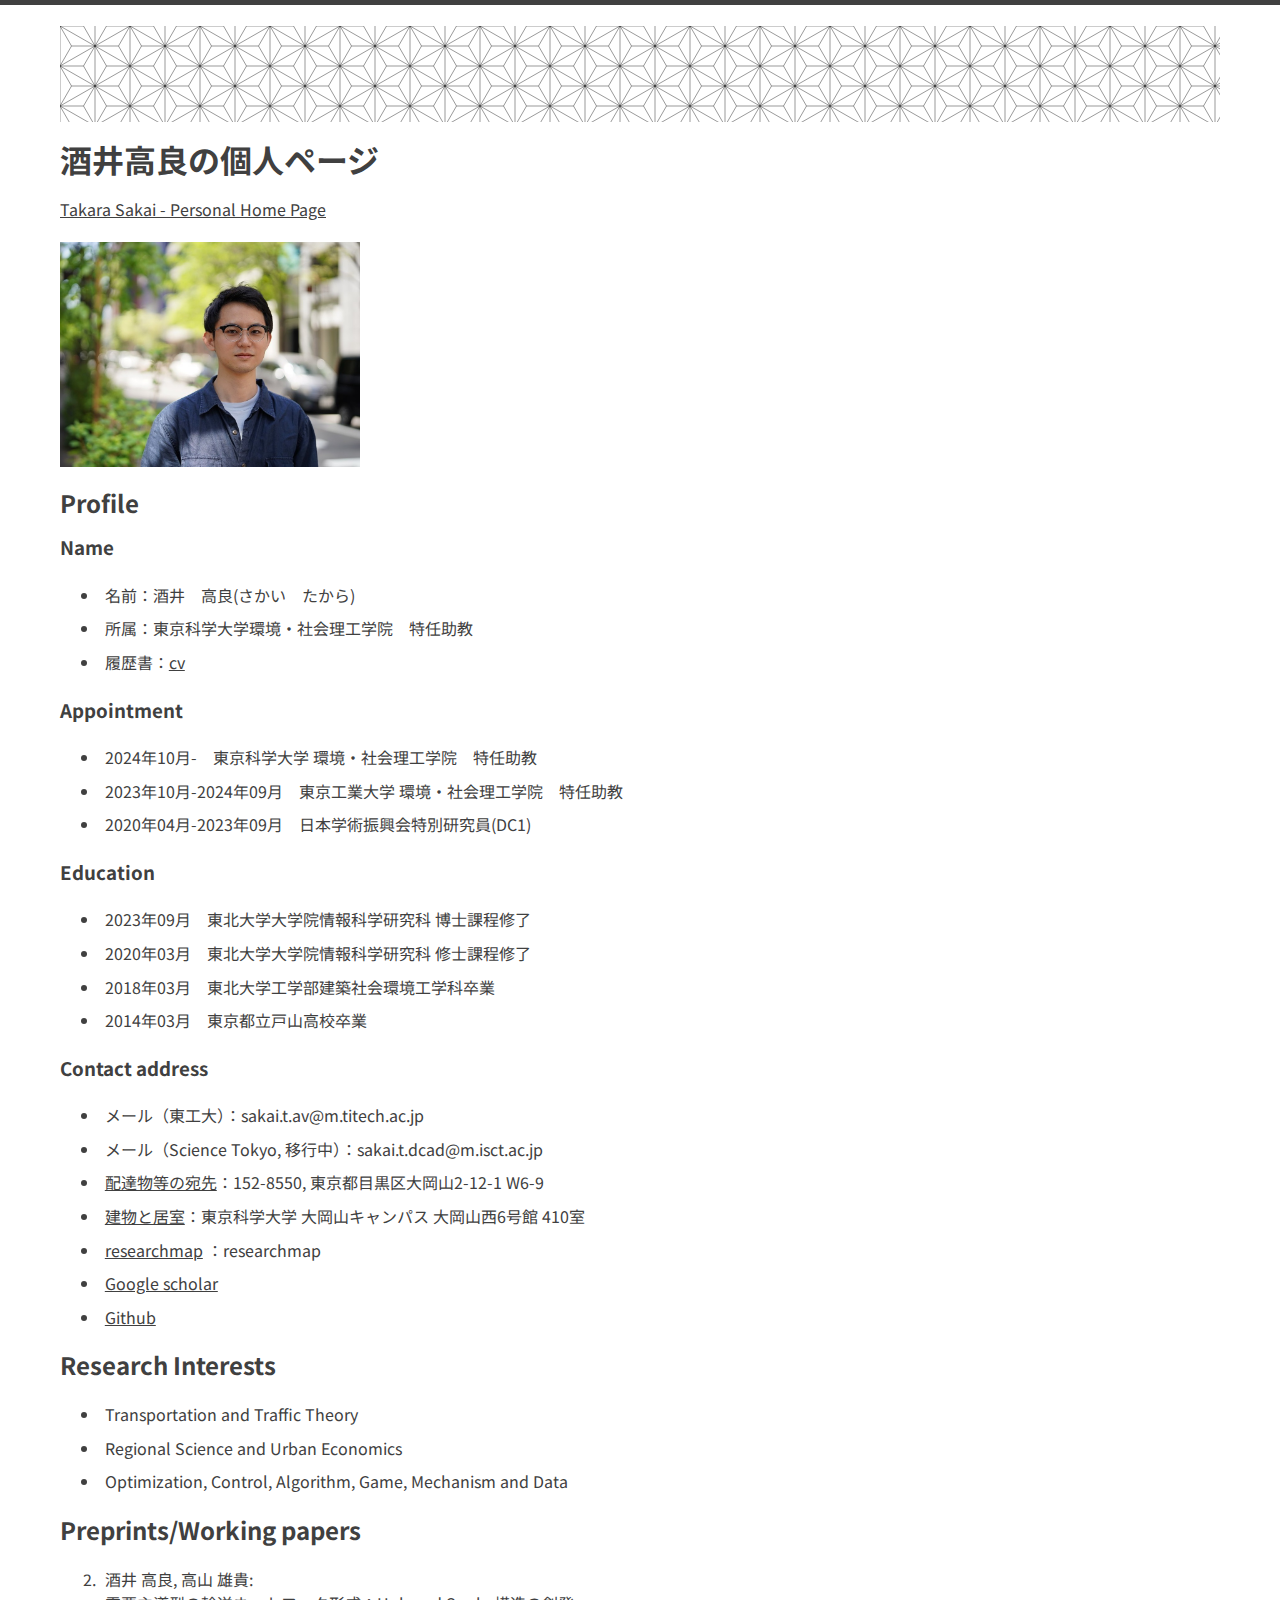
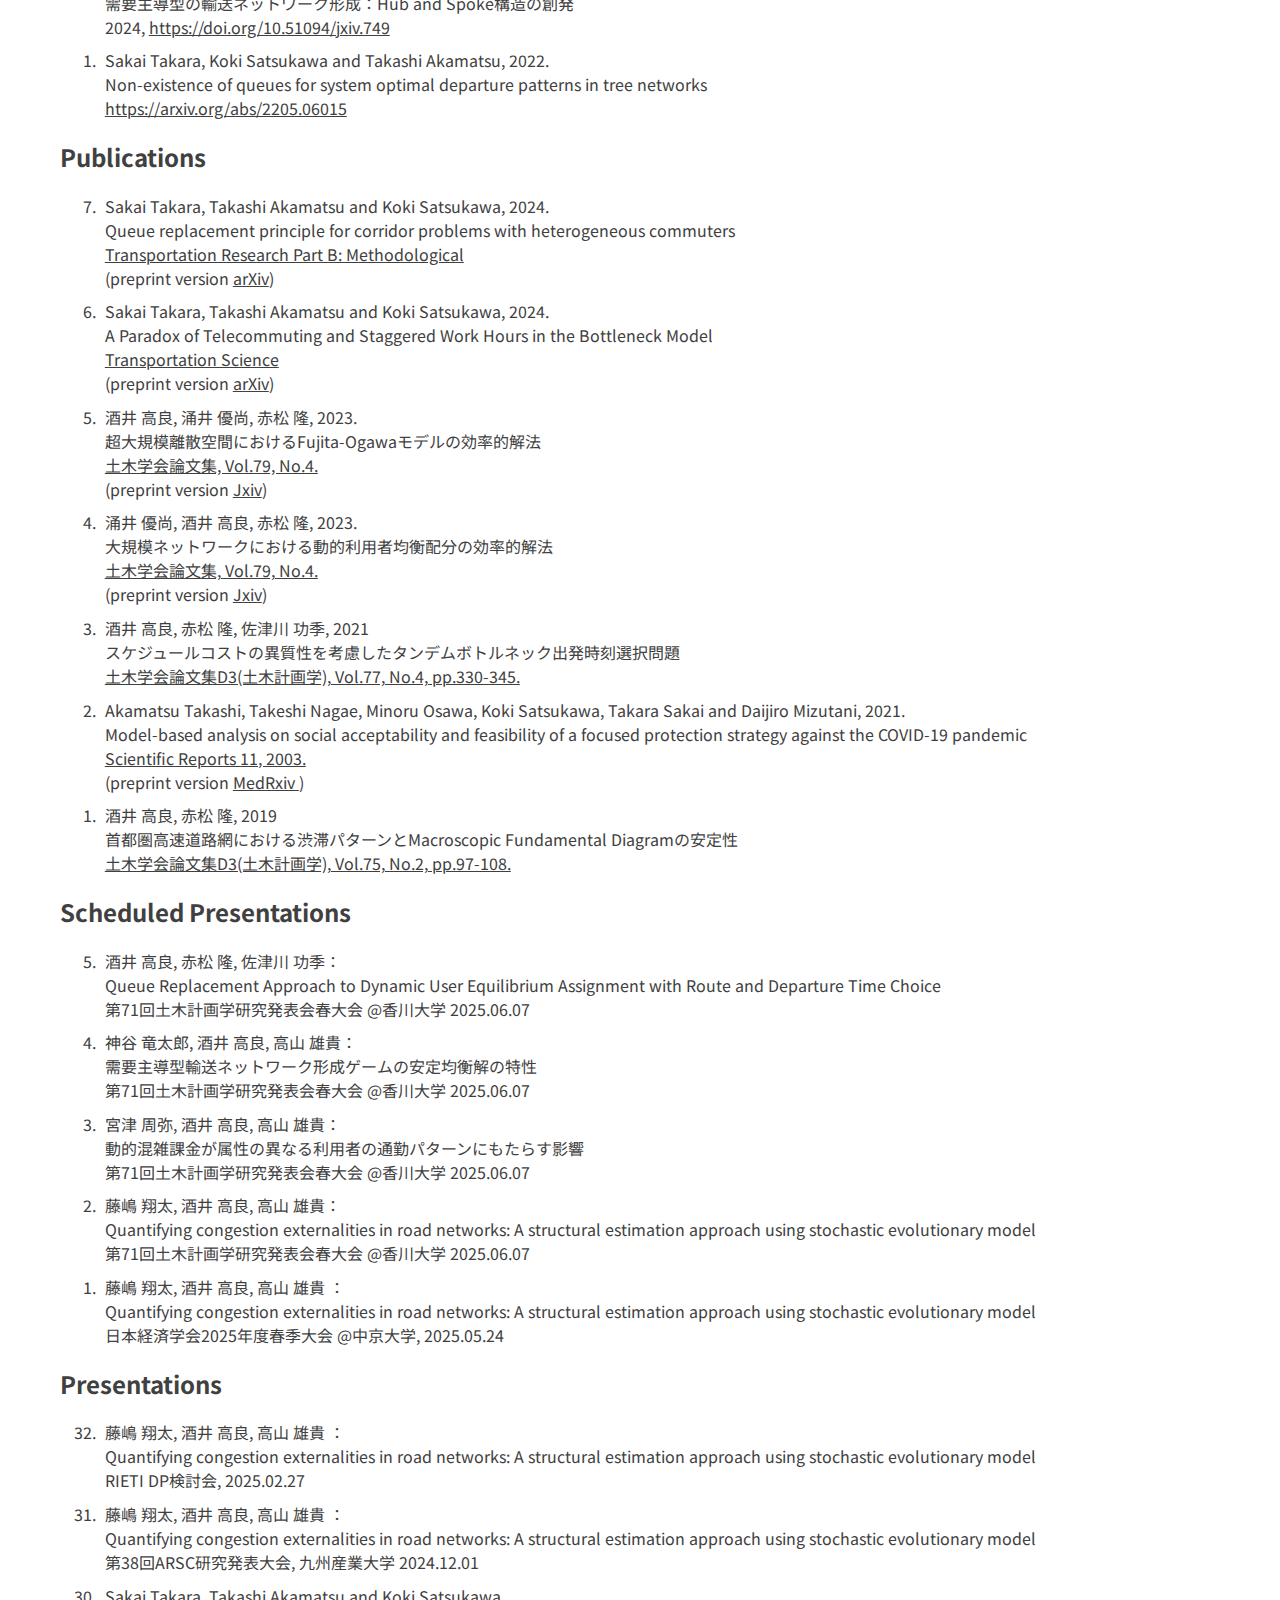
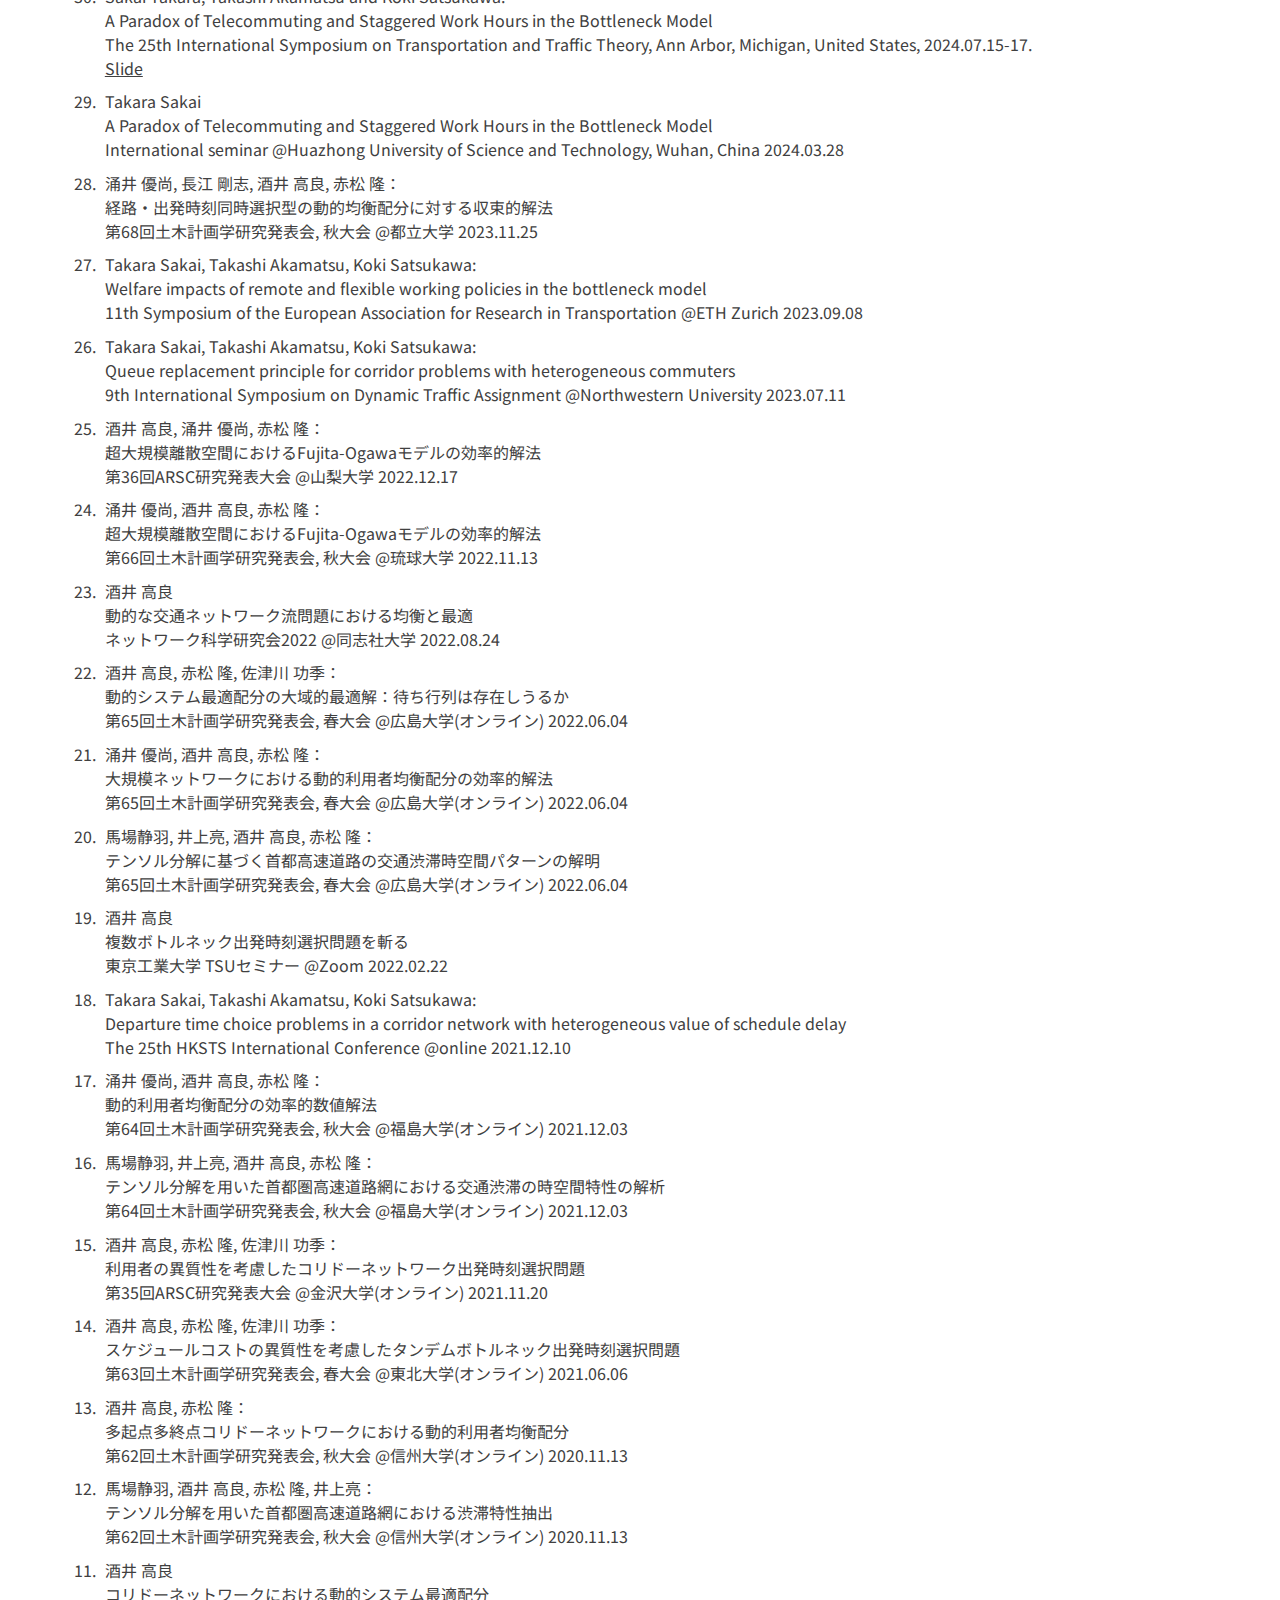
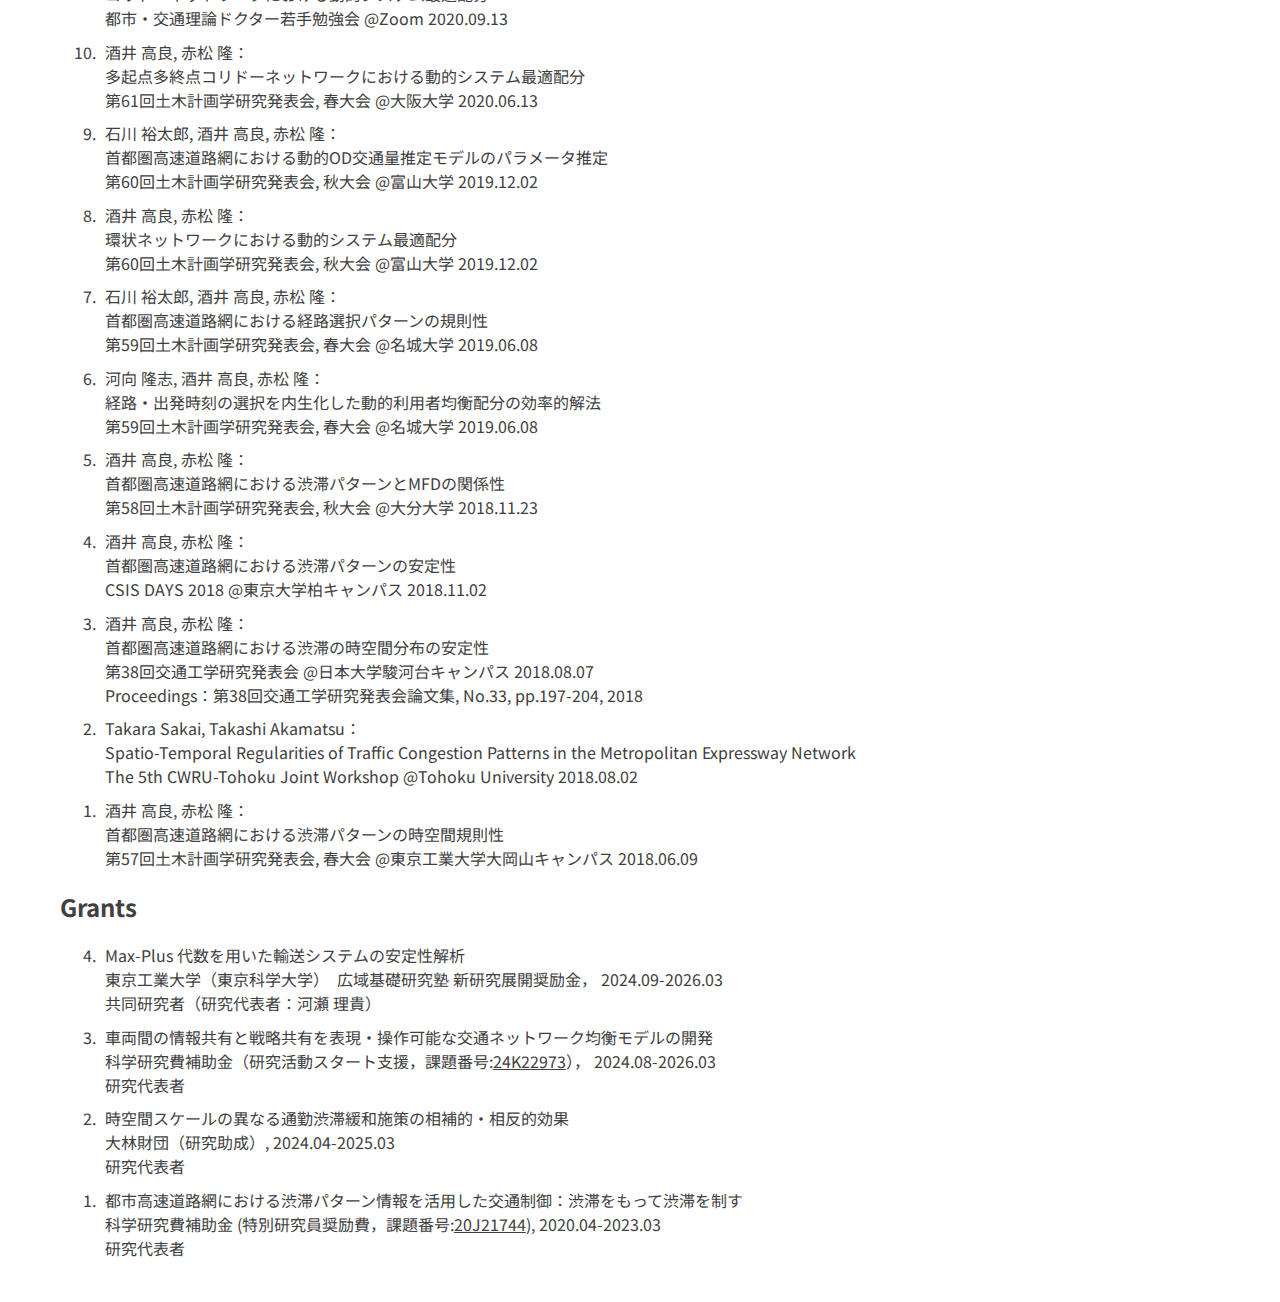
<file: index.html>
<!DOCTYPE html>

<head>
  <title>酒井高良の個人ページ</title>

  <!-- Global site tag (gtag.js) - Google Analytics -->
  <script async src="https://www.googletagmanager.com/gtag/js?id=UA-134996363-1"></script>
  <script>
    window.dataLayer = window.dataLayer || [];

    function gtag() {
      dataLayer.push(arguments);
    }
    gtag('js', new Date());
    gtag('config', 'UA-134996363-1');
  </script>
  <link rel="stylesheet" type="text/css" href="neat.css">
  <!-- Google Fonts -->
  <style>
    @import url('https://fonts.googleapis.com/css2?family=Noto+Sans+JP:wght@100..900&family=Roboto:ital,wght@0,100;0,300;0,400;0,500;0,700;0,900;1,100;1,300;1,400;1,500;1,700;1,900&display=swap');
  </style>
  <meta name="viewport" content="width=device-width, initial-scale=1.0">
  <meta charset="UTF-8">
  <script>
    // 100ms経過してもウェブフォント取得できないならば，使えるフォントで表示する．
    setTimeout(function () {
      document.getElementsByTagName("html")[0].classList.add("loading-delay");
    }, 100);
  </script>
</head>
<div class="asanoha-pattern"></div>

<body>
    <div>
      <h1>酒井高良の個人ページ</h1>
      <p><a href="index_en.html">Takara Sakai - Personal Home Page</a></p>
    </div>
    <div>
      <img src="image/takara.jpg" alt="Profile Picture"
      class="align-right"
      style="width:300px; height: auto; margin-top: 5px;">
    </div>
  <div>
    <h2>Profile</h2>
    <h3>Name</h3>
    <ul>
      <li>
        名前：酒井　高良(さかい　たから)
      </li>
      <li>
        所属：東京科学大学環境・社会理工学院　特任助教
      </li>
      <li>履歴書：<a href="documents/SakaiTakara_CV.pdf">cv</a>
      </li>
    </ul>
    <h3>Appointment</h3>
    <ul>
      <li>
        2024年10月-　東京科学大学 環境・社会理工学院　特任助教
      </li>
      <li>
        2023年10月-2024年09月　東京工業大学 環境・社会理工学院　特任助教
      </li>
      <li>
        2020年04月-2023年09月　日本学術振興会特別研究員(DC1)
      </li>
    </ul>
    <h3>Education</h3>
    <ul>
      <li>
        2023年09月　東北大学大学院情報科学研究科 博士課程修了
      </li>
      <li>
        2020年03月　東北大学大学院情報科学研究科 修士課程修了
      </li>
      <li>
        2018年03月　東北大学工学部建築社会環境工学科卒業
      </li>
      <li>
        2014年03月　東京都立戸山高校卒業
      </li>
    </ul>
    <h3>Contact address</h3>
    <ul>
      <li>メール（東工大）：sakai.t.av@m.titech.ac.jp</li>
      <li>メール（Science Tokyo, 移行中）：sakai.t.dcad@m.isct.ac.jp</li>
      <li>
        <a href="https://maps.app.goo.gl/7sm9WXA2ck3bVxLx8">
          配達物等の宛先</a>：152-8550, 東京都目黒区大岡山2-12-1 W6-9
      </li>
      <li>
        <a href="https://maps.app.goo.gl/7sm9WXA2ck3bVxLx8">
          建物と居室</a>：東京科学大学 大岡山キャンパス 大岡山西6号館 410室
      </li>
      <li>
        <a href="https://researchmap.jp/treasure">researchmap</a>
        ：researchmap
      </li>
      <li><a href="https://scholar.google.co.jp/citations?hl=en&user=0mXKGE4AAAAJ">Google scholar</a></li>
      <li>
        <a href="https://github.com/takala4/">Github</a>
      </li>
    </ul>
  </div>
  <div>
    <h2>Research Interests</h2>
    <ul>
      <li>Transportation and Traffic Theory</li>
      <li>Regional Science and Urban Economics</li>
      <li>Optimization, Control, Algorithm, Game, Mechanism and Data</li>
    </ul>
  </div>
  <div>
    <h2>Preprints/Working papers</h2>
    <ol reversed>
      <li>
        <div>酒井 高良, 高山 雄貴: </div>
        <div>需要主導型の輸送ネットワーク形成：Hub and Spoke構造の創発</div>
        <div>2024, <a href="https://doi.org/10.51094/jxiv.749 ">https://doi.org/10.51094/jxiv.749 </a></div>
      </li>
      <li>
        <div>Sakai Takara, Koki Satsukawa and Takashi Akamatsu, 2022.</div>
        <div>Non-existence of queues for system optimal departure patterns in tree networks</div>
        <div><a href="https://arxiv.org/abs/2205.06015">https://arxiv.org/abs/2205.06015</a></div>
      </li>
    </ol>
  </div>
  <div>
    <h2>Publications</h2>
    <ol reversed>
      <li>
        <div>Sakai Takara, Takashi Akamatsu and Koki Satsukawa, 2024.</div>
        <div>Queue replacement principle for corridor problems with heterogeneous commuters</div>
        <div><a href="https://doi.org/10.1016/j.trb.2024.103024">Transportation Research Part B: Methodological </a></div>
        <div>
          (preprint version <a href="https://arxiv.org/abs/2210.03357">arXiv</a>)
        </div>
      <li>
        <div>Sakai Takara, Takashi Akamatsu and Koki Satsukawa, 2024.</div>
        <div>A Paradox of Telecommuting and Staggered Work Hours in the Bottleneck Model</div>
        <div><a href="https://doi.org/10.1287/trsc.2024.0520">Transportation Science</a></div>
        <div>
          (preprint version <a href="https://arxiv.org/abs/2309.08352">arXiv</a>)
        </div>
      </li>
      <li>
        <div>酒井 高良, 涌井 優尚, 赤松 隆, 2023.</div>
        <div>超大規模離散空間におけるFujita-Ogawaモデルの効率的解法</div>
        <div><a href="https://www.jstage.jst.go.jp/article/jscejj/79/4/79_22-00341/_article/-char/ja">土木学会論文集,
            Vol.79, No.4.
          </a>
        </div>
        <div>(preprint version <a href="https://jxiv.jst.go.jp/index.php/jxiv/preprint/view/187">Jxiv</a>)
        </div>
      </li>
      <li>
        <div>涌井 優尚, 酒井 高良, 赤松 隆, 2023.</div>
        <div>大規模ネットワークにおける動的利用者均衡配分の効率的解法</div>
        <div><a href="https://www.jstage.jst.go.jp/article/jscejj/79/4/79_22-00301/_article/-char/ja">
            土木学会論文集, Vol.79, No.4.
          </a>
        </div>
        <div>(preprint version <a href="https://jxiv.jst.go.jp/index.php/jxiv/preprint/view/214">Jxiv</a>)</div>
      </li>
      <li>
        <div>酒井 高良, 赤松 隆, 佐津川 功季, 2021</div>
        <div>スケジュールコストの異質性を考慮したタンデムボトルネック出発時刻選択問題</div>
        <div><a href="https://doi.org/10.2208/jscejipm.77.4_330">土木学会論文集D3(土木計画学), Vol.77, No.4, pp.330-345.</a>
        </div>
      </li>
      <li>
        <div>Akamatsu Takashi, Takeshi Nagae, Minoru Osawa, Koki Satsukawa, Takara Sakai and Daijiro Mizutani, 2021.
        </div>
        <div>Model-based analysis on social acceptability and feasibility
          of a focused protection strategy against the COVID-19 pandemic</div>
        <div><a href="https://doi.org/10.1038/s41598-021-81630-9">Scientific Reports 11, 2003.</a>
        </div>
        <div>(preprint version <a href="https://doi.org/10.1101/2020.05.19.20107524">MedRxiv
          </a>)
        </div>
      </li>
      <li>
        <div>酒井 高良, 赤松 隆, 2019</div>
        <div>首都圏高速道路網における渋滞パターンとMacroscopic Fundamental Diagramの安定性</div>
        <div><a href="https://doi.org/10.2208/jscejipm.75.97">土木学会論文集D3(土木計画学), Vol.75, No.2,
            pp.97-108.</a>
        </div>
      </li>
    </ol>
  </div>
  <div>
    <h2>Scheduled Presentations</h2>
    <ol reversed>
      <li>
        <div>酒井 高良, 赤松 隆, 佐津川 功季：</div>
        <div>Queue Replacement Approach to Dynamic User Equilibrium Assignment with Route and Departure Time Choice</div>
        <div>第71回土木計画学研究発表会春大会 @香川大学 2025.06.07</div>
      </li>
      <li>
        <div>神谷 竜太郎, 酒井 高良, 高山 雄貴：</div>
        <div>需要主導型輸送ネットワーク形成ゲームの安定均衡解の特性</div>
        <div>第71回土木計画学研究発表会春大会 @香川大学 2025.06.07</div>
      </li>
      <li>
        <div>宮津 周弥, 酒井 高良, 高山 雄貴：</div>
        <div>動的混雑課金が属性の異なる利用者の通勤パターンにもたらす影響</div>
        <div>第71回土木計画学研究発表会春大会 @香川大学 2025.06.07</div>
      </li>
      <li>
        <div>藤嶋 翔太, 酒井 高良, 高山 雄貴：</div>
        <div>Quantifying congestion externalities in road networks: A structural estimation approach using stochastic evolutionary model </div>
        <div>第71回土木計画学研究発表会春大会 @香川大学 2025.06.07</div>
      </li>
      <li>
        <div>藤嶋 翔太, 酒井 高良, 高山 雄貴 ：</div>
        <div>Quantifying congestion externalities in road networks: A structural estimation approach using stochastic evolutionary model </div>
        <div>日本経済学会2025年度春季大会 @中京大学, 2025.05.24</div>
      </li>
    </ol>  
    <h2>Presentations</h2>
    <ol reversed>
      <li>
        <div>藤嶋 翔太, 酒井 高良, 高山 雄貴 ：</div>
        <div>Quantifying congestion externalities in road networks: A structural estimation approach using stochastic evolutionary model </div>
        <div>RIETI DP検討会, 2025.02.27</div>
      </li>
      <li>
        <div>藤嶋 翔太, 酒井 高良, 高山 雄貴 ：</div>
        <div>Quantifying congestion externalities in road networks: A structural estimation approach using stochastic evolutionary model </div>
        <div>第38回ARSC研究発表大会, 九州産業大学 2024.12.01</div>
      </li>
      <li>
        <div>Sakai Takara, Takashi Akamatsu and Koki Satsukawa.</div>
        <div>A Paradox of Telecommuting and Staggered Work Hours in the Bottleneck Model</div>
        <div>The 25th International Symposium on Transportation and Traffic Theory, Ann Arbor, Michigan, United States,
          2024.07.15-17.
        </div>
        <div><a href="https://drive.google.com/file/d/1zGyon9I2nD0D_LrtSr51froFd0Be57SN/view?usp=sharing">Slide</a>
        </div>
      <li>
        <div>Takara Sakai</div>
        <div>A Paradox of Telecommuting and Staggered Work Hours in the Bottleneck Model</div>
        <div>International seminar @Huazhong University of Science and Technology, Wuhan, China 2024.03.28</div>
      </li>
      <li>
        <div>涌井 優尚, ⾧江 剛志, 酒井 高良, 赤松 隆：</div>
        <div>経路・出発時刻同時選択型の動的均衡配分に対する収束的解法</div>
        <div>第68回土木計画学研究発表会, 秋大会 @都立大学 2023.11.25</div>
      </li>
      <li>
        <div>Takara Sakai, Takashi Akamatsu, Koki Satsukawa: </div>
        <div>Welfare impacts of remote and flexible working policies in the bottleneck model </div>
        <div>11th Symposium of the European Association for Research in Transportation @ETH Zurich 2023.09.08
        </div>
      </li>
      <li>
        <div>Takara Sakai, Takashi Akamatsu, Koki Satsukawa: </div>
        <div>Queue replacement principle for corridor problems with heterogeneous commuters</div>
        <div>9th International Symposium on Dynamic Traffic Assignment @Northwestern University 2023.07.11</div>
      </li>
      <li>
        <div>酒井 高良, 涌井 優尚, 赤松 隆：</div>
        <div>超大規模離散空間におけるFujita-Ogawaモデルの効率的解法</div>
        <div>第36回ARSC研究発表大会 @山梨大学 2022.12.17</div>
      </li>
      <li>
        <div>涌井 優尚, 酒井 高良, 赤松 隆：</div>
        <div>超大規模離散空間におけるFujita-Ogawaモデルの効率的解法</div>
        <div>第66回土木計画学研究発表会, 秋大会 @琉球大学 2022.11.13</div>
      </li>
      <li>
        <div>酒井 高良</div>
        <div>動的な交通ネットワーク流問題における均衡と最適</div>
        <div>ネットワーク科学研究会2022 @同志社大学 2022.08.24</div>
      </li>
      <li>
        <div>酒井 高良, 赤松 隆, 佐津川 功季：</div>
        <div>動的システム最適配分の大域的最適解：待ち行列は存在しうるか</div>
        <div>第65回土木計画学研究発表会, 春大会 @広島大学(オンライン) 2022.06.04</div>
      </li>
      <li>
        <div>涌井 優尚, 酒井 高良, 赤松 隆：</div>
        <div>大規模ネットワークにおける動的利用者均衡配分の効率的解法</div>
        <div>第65回土木計画学研究発表会, 春大会 @広島大学(オンライン) 2022.06.04</div>
      </li>
      <li>
        <div>馬場静羽, 井上亮, 酒井 高良, 赤松 隆：</div>
        <div>テンソル分解に基づく首都高速道路の交通渋滞時空間パターンの解明</div>
        <div>第65回土木計画学研究発表会, 春大会 @広島大学(オンライン) 2022.06.04</div>
      </li>
      <li>
        <div>酒井 高良</div>
        <div>複数ボトルネック出発時刻選択問題を斬る</div>
        <div>東京工業大学 TSUセミナー @Zoom 2022.02.22</div>
      </li>
      <li>
        <div>Takara Sakai, Takashi Akamatsu, Koki Satsukawa: </div>
        <div>Departure time choice problems in a corridor network with heterogeneous value of schedule delay
        </div>
        <div>The 25th HKSTS International Conference @online 2021.12.10</div>
      </li>
      <li>
        <div>涌井 優尚, 酒井 高良, 赤松 隆：</div>
        <div>動的利用者均衡配分の効率的数値解法</div>
        <div>第64回土木計画学研究発表会, 秋大会 @福島大学(オンライン) 2021.12.03</div>
      </li>
      <li>
        <div>馬場静羽, 井上亮, 酒井 高良, 赤松 隆：</div>
        <div>テンソル分解を用いた首都圏高速道路網における交通渋滞の時空間特性の解析</div>
        <div>第64回土木計画学研究発表会, 秋大会 @福島大学(オンライン) 2021.12.03</div>
      </li>
      <li>
        <div>酒井 高良, 赤松 隆, 佐津川 功季：</div>
        <div>利用者の異質性を考慮したコリドーネットワーク出発時刻選択問題</div>
        <div>第35回ARSC研究発表大会 @金沢大学(オンライン) 2021.11.20</div>
      </li>
      <li>
        <div>酒井 高良, 赤松 隆, 佐津川 功季：</div>
        <div>スケジュールコストの異質性を考慮したタンデムボトルネック出発時刻選択問題</div>
        <div>第63回土木計画学研究発表会, 春大会 @東北大学(オンライン) 2021.06.06</div>
      </li>
      <li>
        <div>酒井 高良, 赤松 隆：</div>
        <div>多起点多終点コリドーネットワークにおける動的利用者均衡配分</div>
        <div>第62回土木計画学研究発表会, 秋大会 @信州大学(オンライン) 2020.11.13</div>
      </li>
      <li>
        <div>馬場静羽, 酒井 高良, 赤松 隆, 井上亮：</div>
        <div>テンソル分解を用いた首都圏高速道路網における渋滞特性抽出</div>
        <div>第62回土木計画学研究発表会, 秋大会 @信州大学(オンライン) 2020.11.13</div>
      </li>
      <li>
        <div>酒井 高良</div>
        <div>コリドーネットワークにおける動的システム最適配分</div>
        <div>都市・交通理論ドクター若手勉強会 @Zoom 2020.09.13</div>
      </li>
      <li>
        <div>酒井 高良, 赤松 隆：</div>
        <div>多起点多終点コリドーネットワークにおける動的システム最適配分</div>
        <div>第61回土木計画学研究発表会, 春大会 @大阪大学 2020.06.13</div>
      </li>
      <li>
        <div>石川 裕太郎, 酒井 高良, 赤松 隆：</div>
        <div>首都圏高速道路網における動的OD交通量推定モデルのパラメータ推定</div>
        <div>第60回土木計画学研究発表会, 秋大会 @富山大学 2019.12.02</div>
      </li>
      <li>
        <div>酒井 高良, 赤松 隆：</div>
        <div>環状ネットワークにおける動的システム最適配分</div>
        <div>第60回土木計画学研究発表会, 秋大会 @富山大学 2019.12.02</div>
      </li>
      <li>
        <div>石川 裕太郎, 酒井 高良, 赤松 隆：</div>
        <div>首都圏高速道路網における経路選択パターンの規則性</div>
        <div>第59回土木計画学研究発表会, 春大会 @名城大学 2019.06.08</div>
      </li>
      <li>
        <div>河向 隆志, 酒井 高良, 赤松 隆：</div>
        <div>経路・出発時刻の選択を内生化した動的利用者均衡配分の効率的解法</div>
        <div>第59回土木計画学研究発表会, 春大会 @名城大学 2019.06.08</div>
      </li>
      <li>
        <div>酒井 高良, 赤松 隆：</div>
        <div>首都圏高速道路網における渋滞パターンとMFDの関係性</div>
        <div>第58回土木計画学研究発表会, 秋大会 @大分大学 2018.11.23</div>
      </li>
      <li>
        <div>酒井 高良, 赤松 隆：</div>
        <div>首都圏高速道路網における渋滞パターンの安定性</div>
        <div>CSIS DAYS 2018 @東京大学柏キャンパス 2018.11.02</div>
      </li>
      <li>
        <div>酒井 高良, 赤松 隆：</div>
        <div>首都圏高速道路網における渋滞の時空間分布の安定性</div>
        <div>第38回交通工学研究発表会 @日本大学駿河台キャンパス 2018.08.07</div>
        <div>Proceedings：第38回交通工学研究発表会論文集, No.33, pp.197-204, 2018</div>
      </li>
      <li>
        <div>Takara Sakai, Takashi Akamatsu：</div>
        <div>Spatio-Temporal Regularities of Traffic Congestion Patterns in
          the Metropolitan Expressway Network</div>
        <div>The 5th CWRU-Tohoku Joint Workshop @Tohoku University 2018.08.02</div>
      </li>
      <li>
        <div>酒井 高良, 赤松 隆：</div>
        <div>首都圏高速道路網における渋滞パターンの時空間規則性</div>
        <div>第57回土木計画学研究発表会, 春大会 @東京工業大学大岡山キャンパス 2018.06.09</div>
      </li>
    </ol>
  </div>
  <div>
    <h2>Grants</h2>
    <ol reversed>
      <li>
        <div>Max-Plus 代数を用いた輸送システムの安定性解析</div>
        <div>東京工業大学（東京科学大学）　広域基礎研究塾 新研究展開奨励金，
          2024.09-2026.03</div>
        <div>共同研究者（研究代表者：河瀬 理貴）</div>
      </li>
       <li>
        <div>車両間の情報共有と戦略共有を表現・操作可能な交通ネットワーク均衡モデルの開発</div>
        <div>科学研究費補助金（研究活動スタート支援，課題番号:<a href="">24K22973</a>），
          2024.08-2026.03</div>
        <div>研究代表者</div>
      </li>
      <li>
        <div>時空間スケールの異なる通勤渋滞緩和施策の相補的・相反的効果</div>
        <div>大林財団（研究助成）, 2024.04-2025.03</div>
        <div>研究代表者</div>
      </li>
      <li>
        <div>都市高速道路網における渋滞パターン情報を活用した交通制御：渋滞をもって渋滞を制す</div>
        <div>科学研究費補助金 (特別研究員奨励費，課題番号:<a href="https://kaken.nii.ac.jp/grant/KAKENHI-PROJECT-20J21744/">20J21744</a>),
          2020.04-2023.03</div>
        <div>研究代表者</div>
      </li>
    </ol>
  </div>
</body>

</html>
</file>
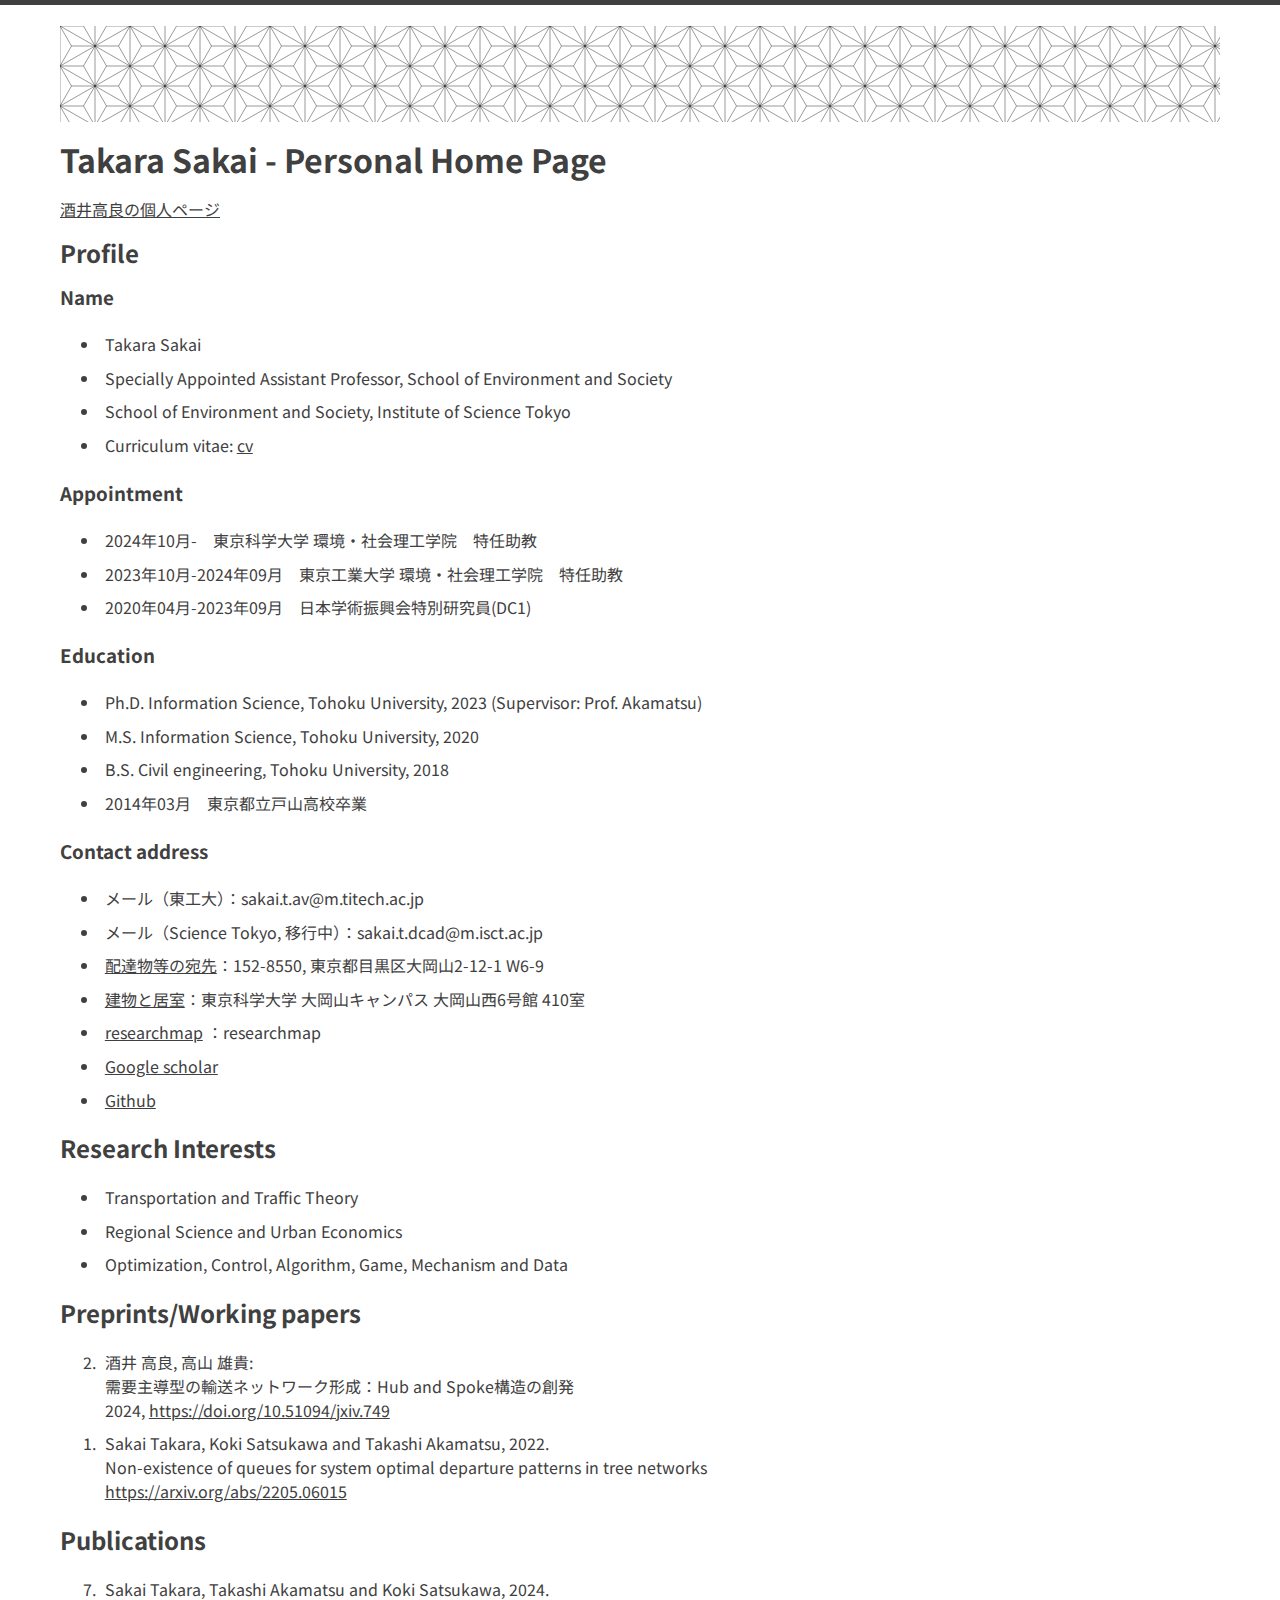
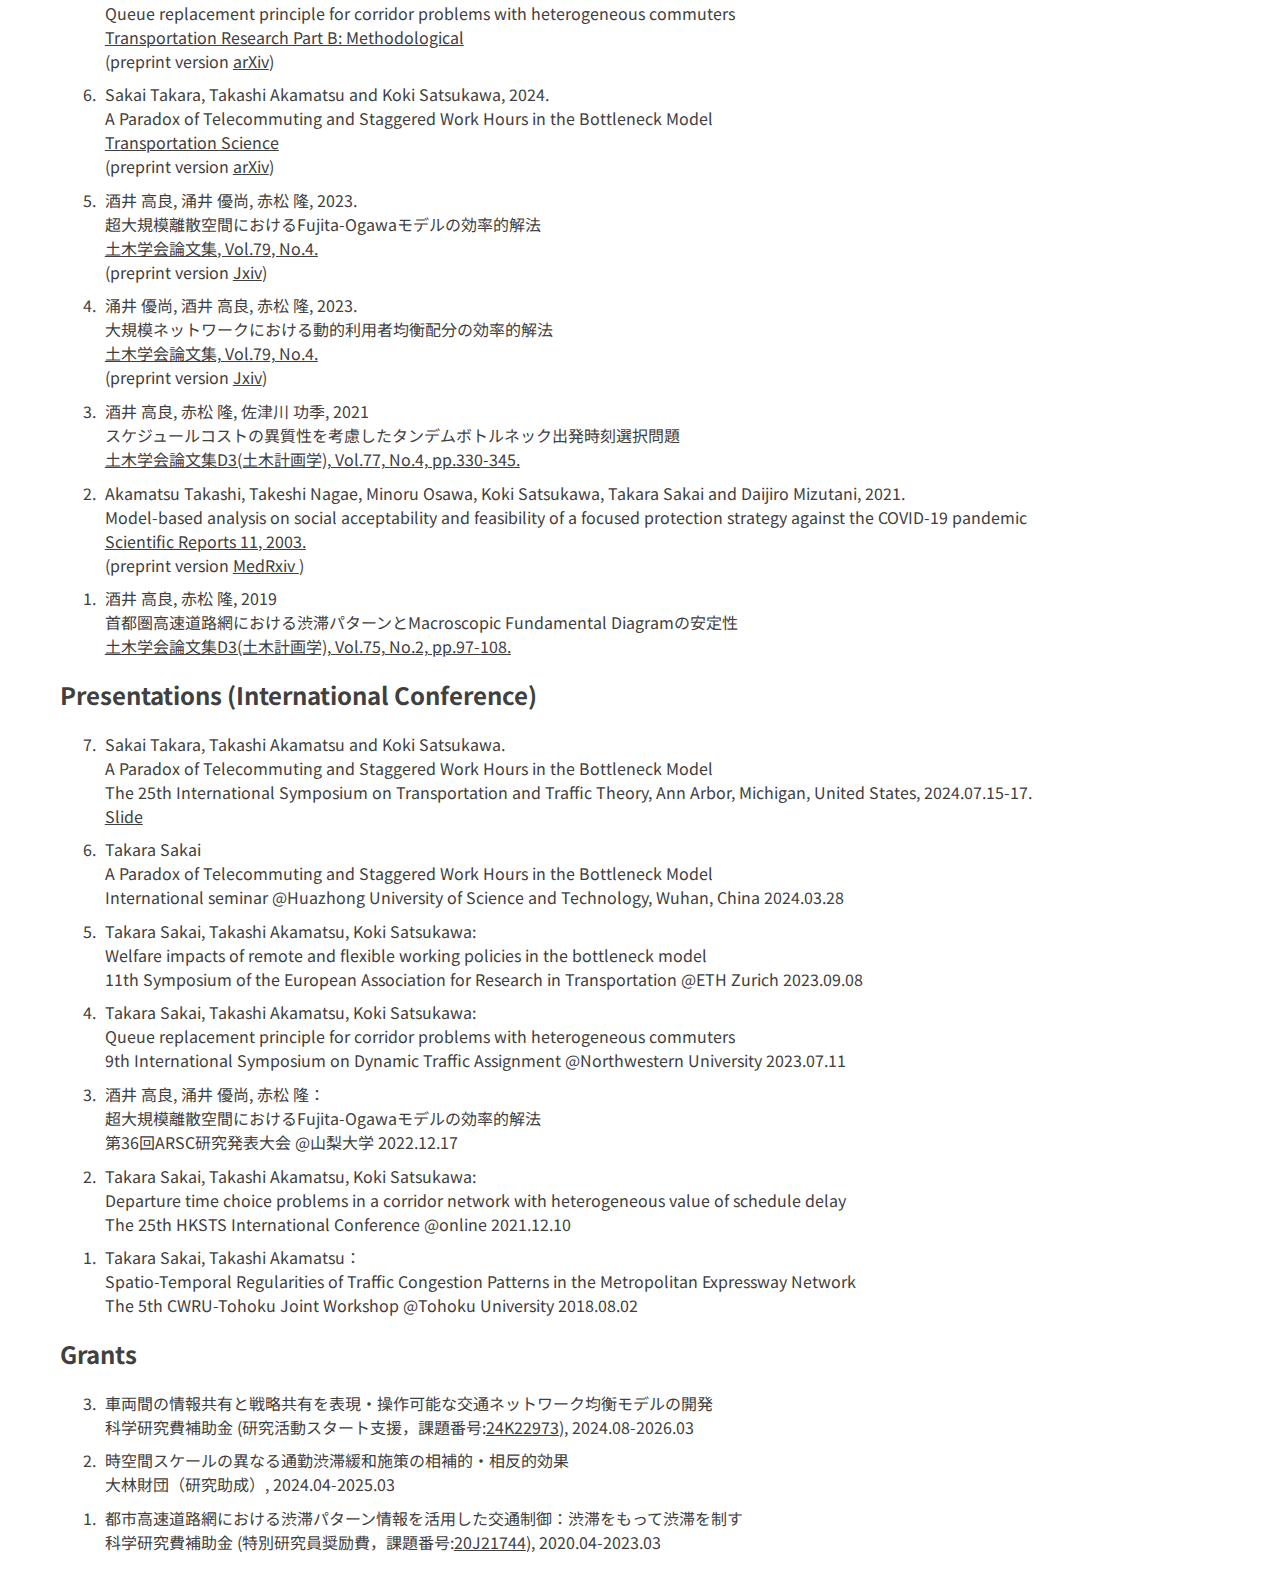
<file: index_en.html>
<!DOCTYPE html>

<head>
  <title>Takara Sakai - Personal Home Page</title>

  <!-- Global site tag (gtag.js) - Google Analytics -->
  <script async src="https://www.googletagmanager.com/gtag/js?id=UA-134996363-1"></script>
  <script>
    window.dataLayer = window.dataLayer || [];

    function gtag() {
      dataLayer.push(arguments);
    }
    gtag('js', new Date());
    gtag('config', 'UA-134996363-1');
  </script>
  <link rel="stylesheet" type="text/css" href="neat.css">
  <!-- Google Fonts -->
  <style>
    @import url('https://fonts.googleapis.com/css2?family=Noto+Sans+JP:wght@100..900&family=Roboto:ital,wght@0,100;0,300;0,400;0,500;0,700;0,900;1,100;1,300;1,400;1,500;1,700;1,900&display=swap');
  </style>
  <meta name="viewport" content="width=device-width, initial-scale=1.0">
  <meta charset="UTF-8">
  <script>
    // 100ms経過してもウェブフォント取得できないならば，使えるフォントで表示する．
    setTimeout(function () {
      document.getElementsByTagName("html")[0].classList.add("loading-delay");
    }, 100);
  </script>
</head>
<div class="asanoha-pattern"></div>

<body>
  <h1>Takara Sakai - Personal Home Page</h1>
  <p><a href="index.html">酒井高良の個人ページ</a></p>
  <div>
    <h2>Profile</h2>
    <h3>Name</h3>
    <ul>
      <li>
        Takara Sakai
      </li>
      <li>Specially Appointed Assistant Professor, School of Environment and Society</li>
      <li>
        School of Environment and Society, Institute of Science Tokyo
      </li>
      <li>Curriculum vitae: <a href="documents/SakaiTakara_CV.pdf">cv</a>
      </li>
    </ul>
    <h3>Appointment</h3>
    <ul>
      <li>
        2024年10月-　東京科学大学 環境・社会理工学院　特任助教
      </li>
      <li>
        2023年10月-2024年09月　東京工業大学 環境・社会理工学院　特任助教
      </li>
      <li>
        2020年04月-2023年09月　日本学術振興会特別研究員(DC1)
      </li>
    </ul>
    <h3>Education</h3>
    <ul>
      <li>
        Ph.D. Information Science, Tohoku University, 2023 (Supervisor: Prof. Akamatsu)
      </li>
      <li>
        M.S. Information Science, Tohoku University, 2020
      </li>
      <li>
        B.S. Civil engineering, Tohoku University, 2018
      </li>
      <li>
        2014年03月　東京都立戸山高校卒業
      </li>
    </ul>
    <h3>Contact address</h3>
    <ul>
      <li>メール（東工大）：sakai.t.av@m.titech.ac.jp</li>
      <li>メール（Science Tokyo, 移行中）：sakai.t.dcad@m.isct.ac.jp</li>
      <li>
        <a href="https://maps.app.goo.gl/7sm9WXA2ck3bVxLx8">
          配達物等の宛先</a>：152-8550, 東京都目黒区大岡山2-12-1 W6-9
      </li>
      <li>
        <a href="https://maps.app.goo.gl/7sm9WXA2ck3bVxLx8">
          建物と居室</a>：東京科学大学 大岡山キャンパス 大岡山西6号館 410室
      </li>
      <li>
        <a href="https://researchmap.jp/treasure">researchmap</a>
        ：researchmap
      </li>
      <li><a href="https://scholar.google.co.jp/citations?hl=en&user=0mXKGE4AAAAJ">Google scholar</a></li>
      <li>
        <a href="https://github.com/takala4/">Github</a>
      </li>
    </ul>
  </div>
  <div>
    <h2>Research Interests</h2>
    <ul>
      <li>Transportation and Traffic Theory</li>
      <li>Regional Science and Urban Economics</li>
      <li>Optimization, Control, Algorithm, Game, Mechanism and Data</li>
    </ul>
  </div>
  <div>
    <h2>Preprints/Working papers</h2>
    <ol reversed>
      <li>
        <div>酒井 高良, 高山 雄貴: </div>
        <div>需要主導型の輸送ネットワーク形成：Hub and Spoke構造の創発</div>
        <div>2024, <a href="https://doi.org/10.51094/jxiv.749 ">https://doi.org/10.51094/jxiv.749 </a></div>
      </li>
      <li>
        <div>Sakai Takara, Koki Satsukawa and Takashi Akamatsu, 2022.</div>
        <div>Non-existence of queues for system optimal departure patterns in tree networks</div>
        <div><a href="https://arxiv.org/abs/2205.06015">https://arxiv.org/abs/2205.06015</a></div>
      </li>
    </ol>
  </div>
  <div>
    <h2>Publications</h2>
    <ol reversed>
      <li>
        <div>Sakai Takara, Takashi Akamatsu and Koki Satsukawa, 2024.</div>
        <div>Queue replacement principle for corridor problems with heterogeneous commuters</div>
        <div><a href="https://doi.org/10.1016/j.trb.2024.103024">Transportation Research Part B: Methodological </a>
        </div>
        <div>
          (preprint version <a href="https://arxiv.org/abs/2210.03357">arXiv</a>)
        </div>
      <li>
        <div>Sakai Takara, Takashi Akamatsu and Koki Satsukawa, 2024.</div>
        <div>A Paradox of Telecommuting and Staggered Work Hours in the Bottleneck Model</div>
        <div><a href="https://doi.org/10.1287/trsc.2024.0520">Transportation Science</a></div>
        <div>
          (preprint version <a href="https://arxiv.org/abs/2309.08352">arXiv</a>)
        </div>
      </li>
      <li>
        <div>酒井 高良, 涌井 優尚, 赤松 隆, 2023.</div>
        <div>超大規模離散空間におけるFujita-Ogawaモデルの効率的解法</div>
        <div><a href="https://www.jstage.jst.go.jp/article/jscejj/79/4/79_22-00341/_article/-char/ja">土木学会論文集,
            Vol.79, No.4.
          </a>
        </div>
        <div>(preprint version <a href="https://jxiv.jst.go.jp/index.php/jxiv/preprint/view/187">Jxiv</a>)
        </div>
      </li>
      <li>
        <div>涌井 優尚, 酒井 高良, 赤松 隆, 2023.</div>
        <div>大規模ネットワークにおける動的利用者均衡配分の効率的解法</div>
        <div><a href="https://www.jstage.jst.go.jp/article/jscejj/79/4/79_22-00301/_article/-char/ja">
            土木学会論文集, Vol.79, No.4.
          </a>
        </div>
        <div>(preprint version <a href="https://jxiv.jst.go.jp/index.php/jxiv/preprint/view/214">Jxiv</a>)</div>
      </li>
      <li>
        <div>酒井 高良, 赤松 隆, 佐津川 功季, 2021</div>
        <div>スケジュールコストの異質性を考慮したタンデムボトルネック出発時刻選択問題</div>
        <div><a href="https://doi.org/10.2208/jscejipm.77.4_330">土木学会論文集D3(土木計画学), Vol.77, No.4, pp.330-345.</a>
        </div>
      </li>
      <li>
        <div>Akamatsu Takashi, Takeshi Nagae, Minoru Osawa, Koki Satsukawa, Takara Sakai and Daijiro Mizutani, 2021.
        </div>
        <div>Model-based analysis on social acceptability and feasibility
          of a focused protection strategy against the COVID-19 pandemic</div>
        <div><a href="https://doi.org/10.1038/s41598-021-81630-9">Scientific Reports 11, 2003.</a>
        </div>
        <div>(preprint version <a href="https://doi.org/10.1101/2020.05.19.20107524">MedRxiv
          </a>)
        </div>
      </li>
      <li>
        <div>酒井 高良, 赤松 隆, 2019</div>
        <div>首都圏高速道路網における渋滞パターンとMacroscopic Fundamental Diagramの安定性</div>
        <div><a href="https://doi.org/10.2208/jscejipm.75.97">土木学会論文集D3(土木計画学), Vol.75, No.2,
            pp.97-108.</a>
        </div>
      </li>
    </ol>
  </div>
  <div>
    <h2>Presentations (International Conference)</h2>
    <ol reversed>
      <li>
        <div>Sakai Takara, Takashi Akamatsu and Koki Satsukawa.</div>
        <div>A Paradox of Telecommuting and Staggered Work Hours in the Bottleneck Model</div>
        <div>The 25th International Symposium on Transportation and Traffic Theory, Ann Arbor, Michigan, United States,
          2024.07.15-17.
        </div>
        <div><a href="https://drive.google.com/file/d/1zGyon9I2nD0D_LrtSr51froFd0Be57SN/view?usp=sharing">Slide</a>
        </div>
      <li>
        <div>Takara Sakai</div>
        <div>A Paradox of Telecommuting and Staggered Work Hours in the Bottleneck Model</div>
        <div>International seminar @Huazhong University of Science and Technology, Wuhan, China 2024.03.28</div>
      </li>

      <li>
        <div>Takara Sakai, Takashi Akamatsu, Koki Satsukawa: </div>
        <div>Welfare impacts of remote and flexible working policies in the bottleneck model </div>
        <div>11th Symposium of the European Association for Research in Transportation @ETH Zurich 2023.09.08
        </div>
      </li>
      <li>
        <div>Takara Sakai, Takashi Akamatsu, Koki Satsukawa: </div>
        <div>Queue replacement principle for corridor problems with heterogeneous commuters</div>
        <div>9th International Symposium on Dynamic Traffic Assignment @Northwestern University 2023.07.11</div>
      </li>
      <li>
        <div>酒井 高良, 涌井 優尚, 赤松 隆：</div>
        <div>超大規模離散空間におけるFujita-Ogawaモデルの効率的解法</div>
        <div>第36回ARSC研究発表大会 @山梨大学 2022.12.17</div>
      </li>
      <li>
        <div>Takara Sakai, Takashi Akamatsu, Koki Satsukawa: </div>
        <div>Departure time choice problems in a corridor network with heterogeneous value of schedule delay
        </div>
        <div>The 25th HKSTS International Conference @online 2021.12.10</div>
      </li>
      <li>
        <div>Takara Sakai, Takashi Akamatsu：</div>
        <div>Spatio-Temporal Regularities of Traffic Congestion Patterns in
          the Metropolitan Expressway Network</div>
        <div>The 5th CWRU-Tohoku Joint Workshop @Tohoku University 2018.08.02</div>
      </li>
    </ol>
  </div>
  <div>
    <h2>Grants</h2>
    <ol reversed>
      <li>
        <div>車両間の情報共有と戦略共有を表現・操作可能な交通ネットワーク均衡モデルの開発</div>
        <div>科学研究費補助金 (研究活動スタート支援，課題番号:<a href="">24K22973</a>),
          2024.08-2026.03</div>
      </li>
      <li>
        <div>時空間スケールの異なる通勤渋滞緩和施策の相補的・相反的効果</div>
        <div>大林財団（研究助成）, 2024.04-2025.03</div>
      </li>
      <li>
        <div>都市高速道路網における渋滞パターン情報を活用した交通制御：渋滞をもって渋滞を制す</div>
        <div>科学研究費補助金 (特別研究員奨励費，課題番号:<a href="https://kaken.nii.ac.jp/grant/KAKENHI-PROJECT-20J21744/">20J21744</a>),
          2020.04-2023.03</div>
      </li>
    </ol>
  </div>
</body>

</html>
</file>
<file: neat.css>
:root {
    color-scheme: light dark;
    --light: #fff;
    --lesslight: #efefef;
    --dark: #404040;
    --moredark: #000;
    --link: royalblue;
    border-top: 5px solid var(--dark);
    line-height: 1.5em;
    font-family:  "Noto Sans JP", "Roboto", Arial;
    font-size: 16px;
}

html {
  visibility: hidden;
}
html.wf-active, html.loading-delay {
  visibility: visible;
}

* {
    box-sizing: border-box;
    color: var(--dark);
}

h1 {
    line-height: 1em;
}

button, input {
    font-size: 1em; /* Override browser default font shrinking*/
}

input {
    border: 1px solid var(--dark);
    background-color: var(--lesslight);
    border-radius: .25em;
    padding: .5em;
}

pre {
    background-color: var(--lesslight);
    margin: 0.5em 0 0.5em 0;
    padding: 0.5em;
    overflow: auto;
}

code {
    background-color: var(--lesslight);
}

body {
    background-color: var(--light);
    margin: 1px;
    max-width: 1200px;
    padding: 20px 20px 20px 20px;
    margin-left: auto;
    margin-right: auto;
}

a {
    outline: none;
}

a:hover {
    text-decoration-color: var(--link);
}

img {
    max-width: 100%;
    height: auto;
}

button, .button, input[type=submit] {
    display: inline-block;
    background-color: var(--dark);
    color: var(--light);
    text-align: center;
    padding: .5em;
    border-radius: .25em;
    text-decoration: none;
    border: none;
    cursor: pointer;
}

button:hover, .button:hover, input[type=submit]:hover {
    color: var(--lesslight);
    background-color: var(--moredark);
}

/* Add a margin between side-by-side buttons */
button + button, .button + .button, input[type=submit] + input[type=submit] {
    margin-left: 1em;
}

.center {
    display: block;
    margin-left: auto;
    margin-right: auto;
    text-align: center;
}

.bordered {
    border: 3px solid;
}

.home {
    display: inline-block;
    background-color: var(--dark);
    color: var(--light);
    margin-top: 20px;
    padding: 5px 10px 5px 10px;
    text-decoration: none;
    font-weight: bold;
}


/* Desktop sizes */
@media (min-width: 600px) {
    ol.twocol {
        column-count: 2;
    }
    
    .row {
        display: flex;
        flex-direction: row;
        padding: 0;
        width: 100%;
    }

    /* Make everything in a row a column */
    .row > * {
        display: block;
        flex: 1 1 auto;
        max-width: 100%;
        width: 100%;
    }

    .row > *:not(:last-child) {
        margin-right: 10px;
    }
}


/* Printing */
@media print {
    .home {
        display: none;
    }
}

li {
  padding: 0.3em;
}


/* https://background-svg.com/ptn/ptns/asanoha.html */
  .asanoha-pattern {
     width: device-width;
  height: 6.0em;
    background:url("data:image/svg+xml;charset=utf-8,%3csvg version='1.1' xmlns='http://www.w3.org/2000/svg' width='70' height='40' viewBox='0 0 140 80' preserveAspectRatio='none'%3e%3cpath fill='%23ffffff' d='M4 1h42l21 36zM3 3l63 36h-42zM1 4l21 36-21 36zM3 77l21-36h42zM46 79h-42l63-36zM69 44v41h-24zM95 85h-24v-41zM73 43l63 36h-42zM74 41h42l21 36zM118 40l21-36v72zM137 3l-21 36h-42zM94 1h42l-63 36zM71 36v-41h24zM45-5h24v41z'/%3e%3cpath fill='none' stroke='%23000000' stroke-width='.8' d='M47 0h-47v80h47l46-80h47v80h-47zM117 40h-94l-23 40l140-80-23 40 23 40-140-80 23 40M70-5v90'/%3e%3c/svg%3e");
  }
</file>
